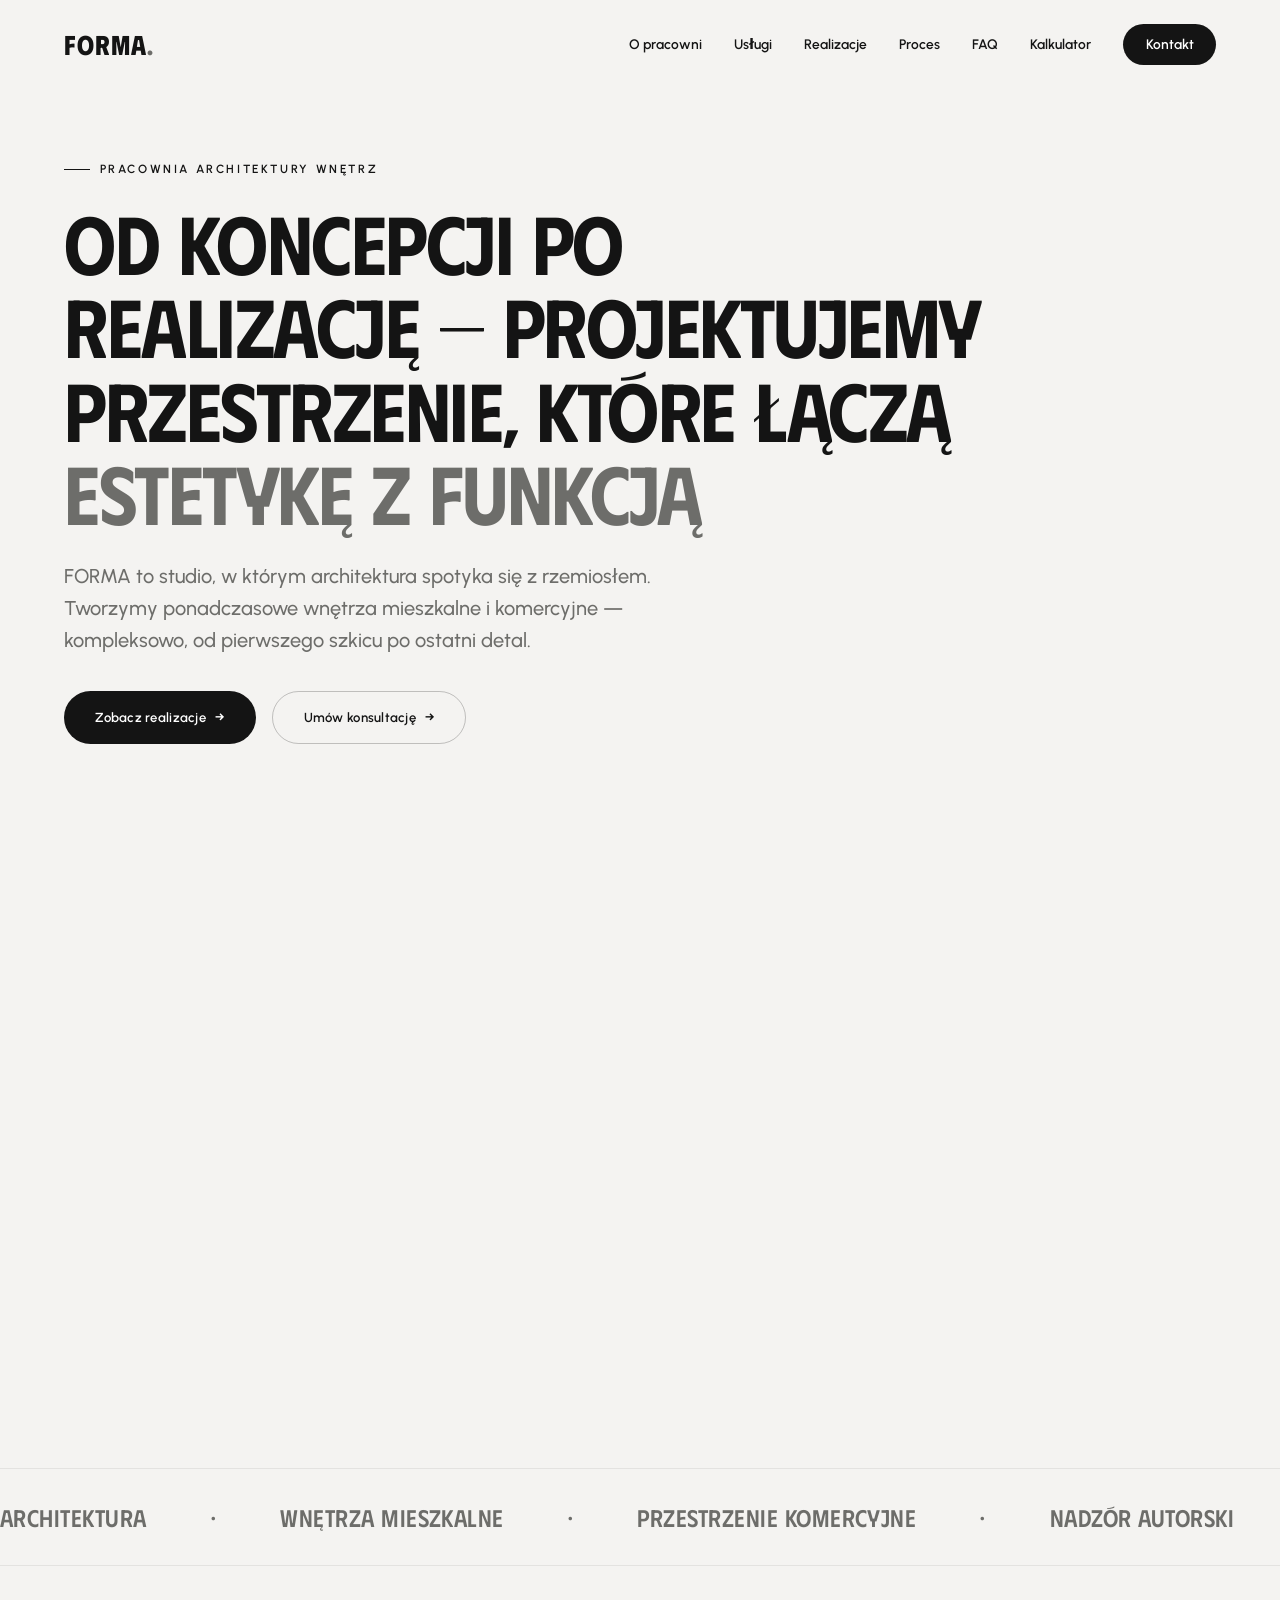
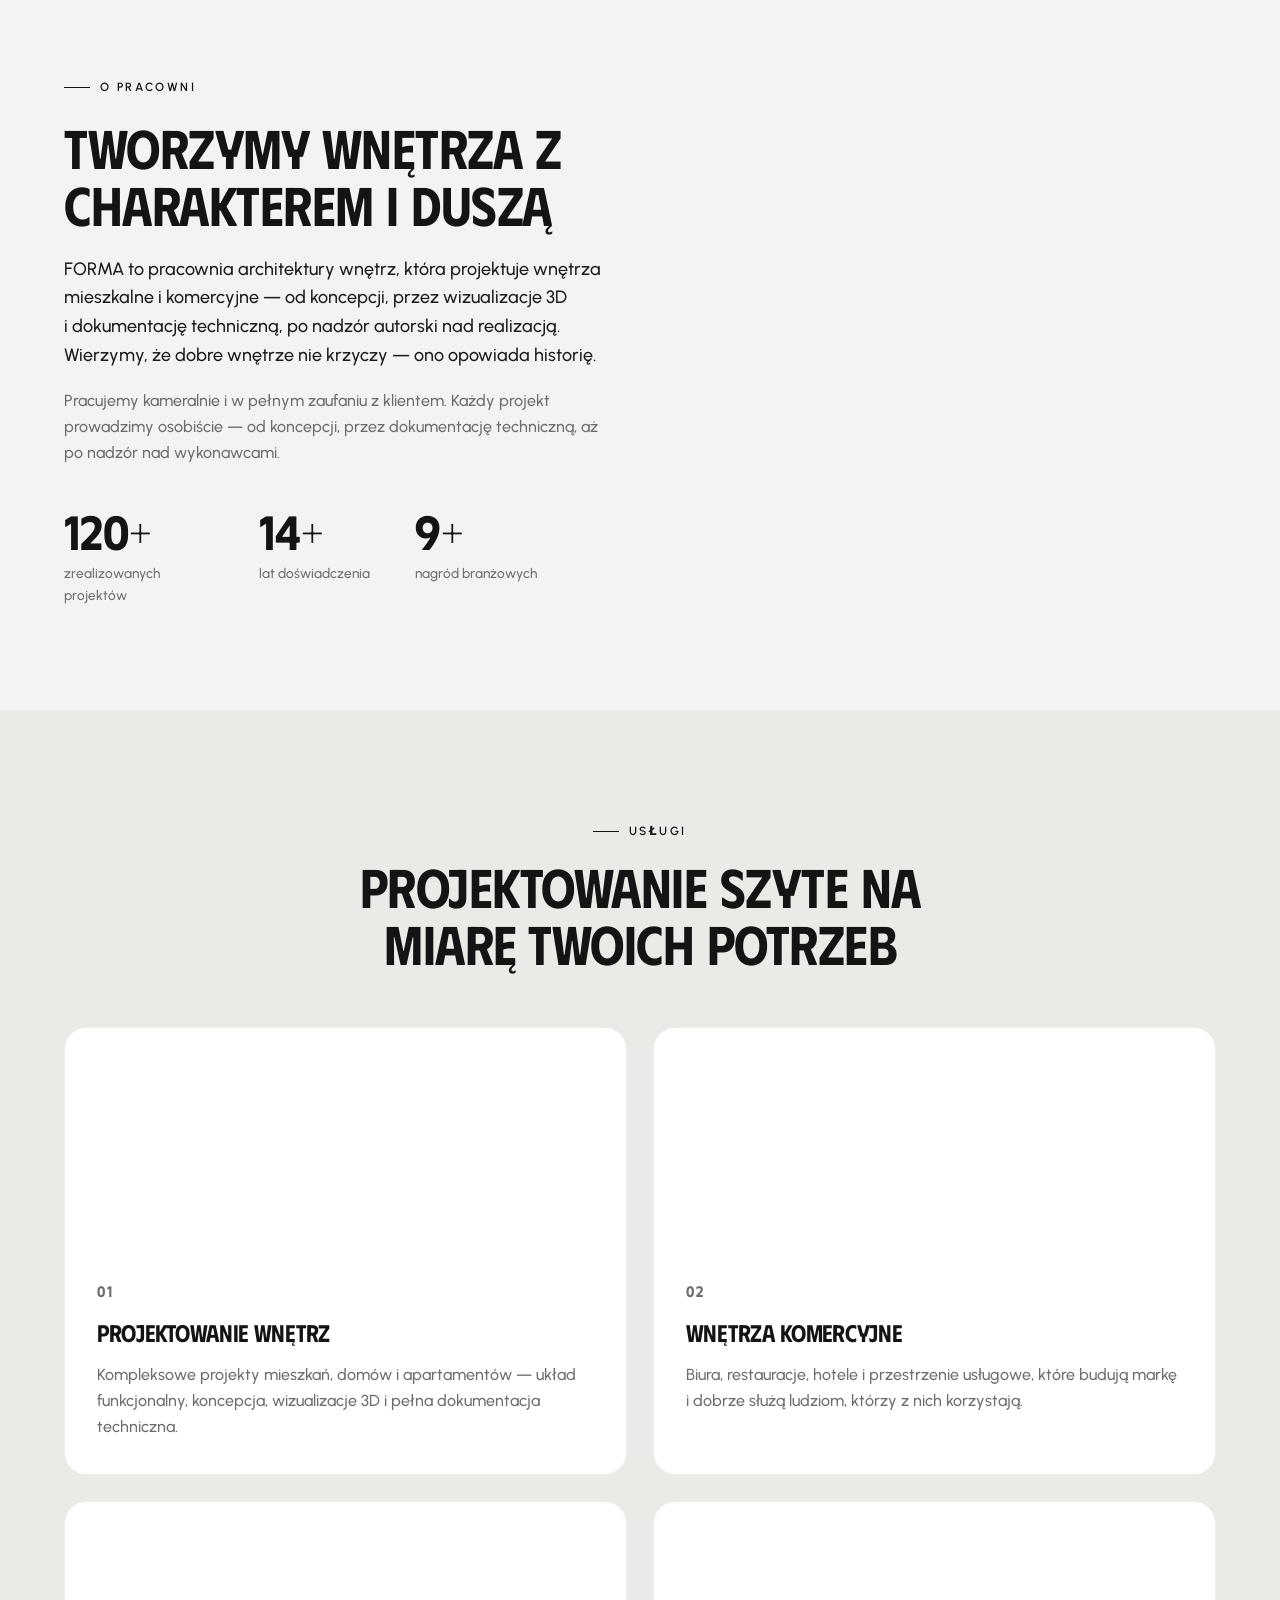
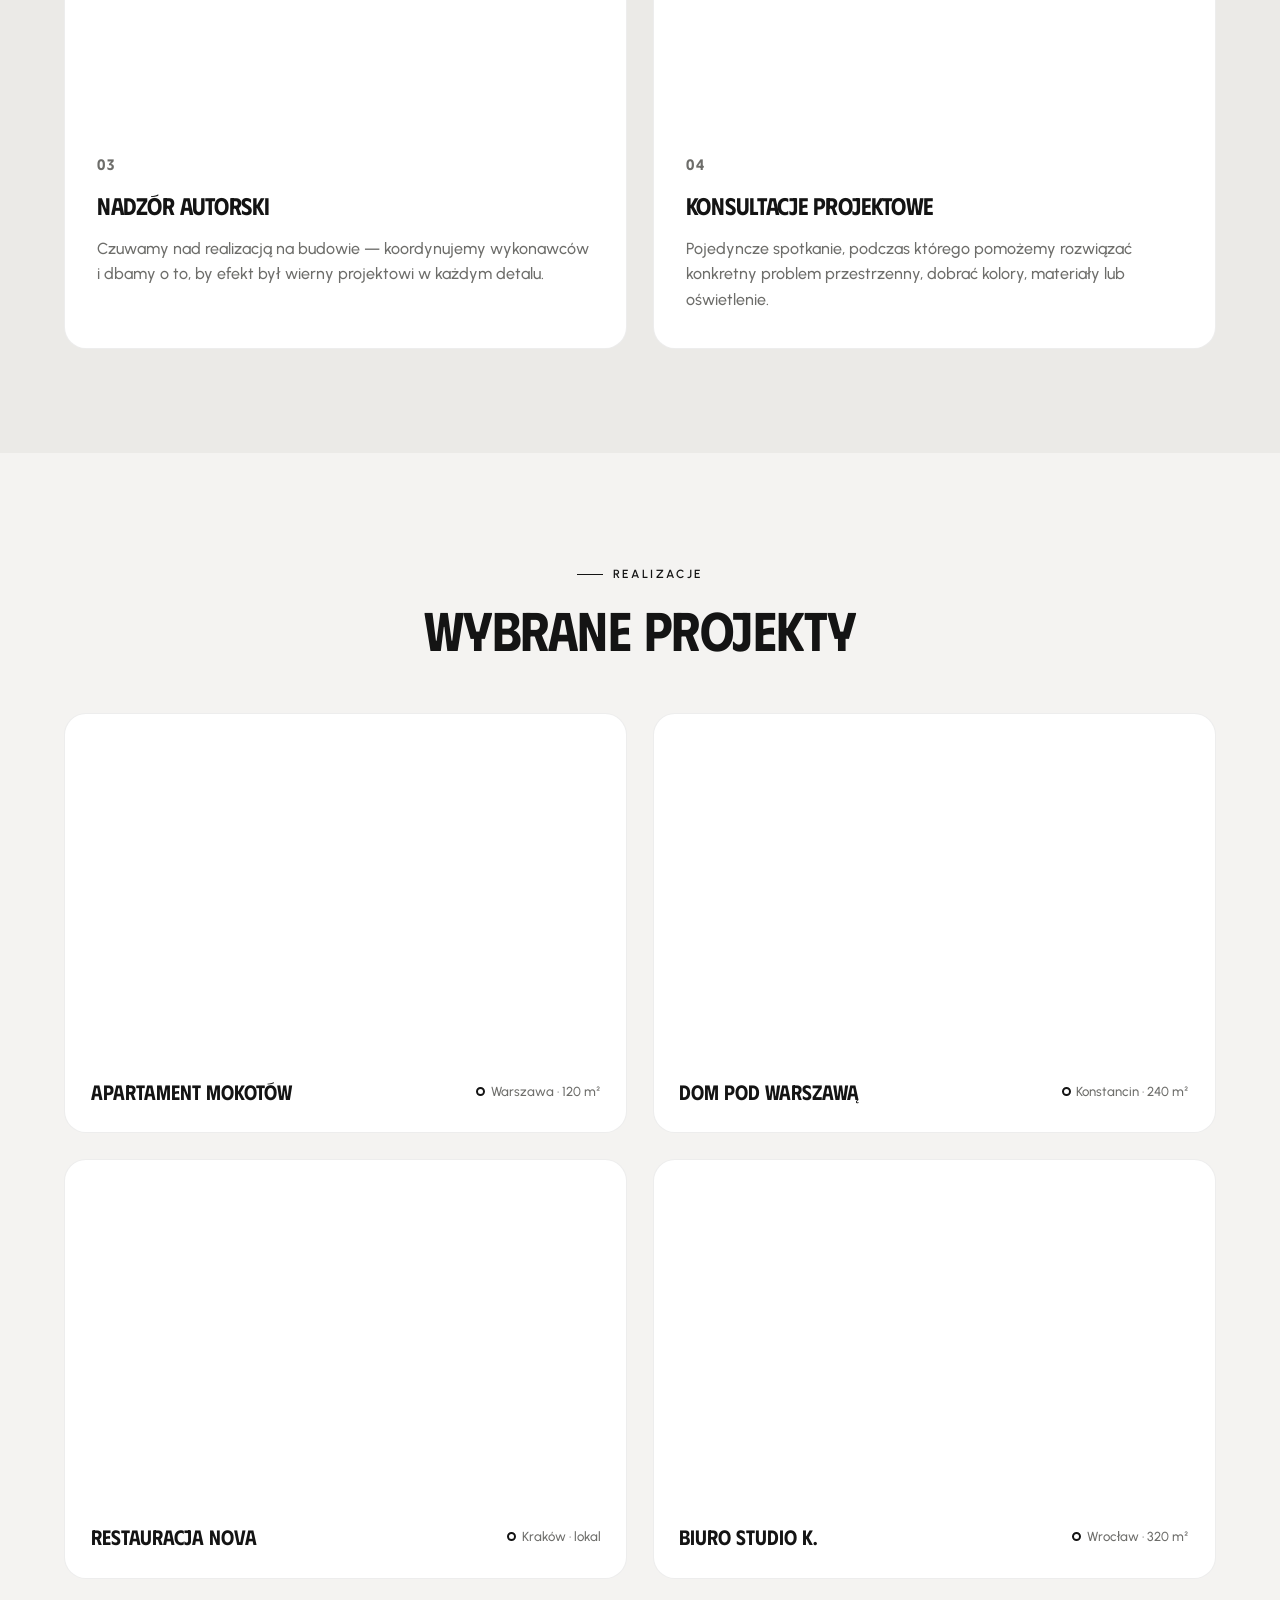
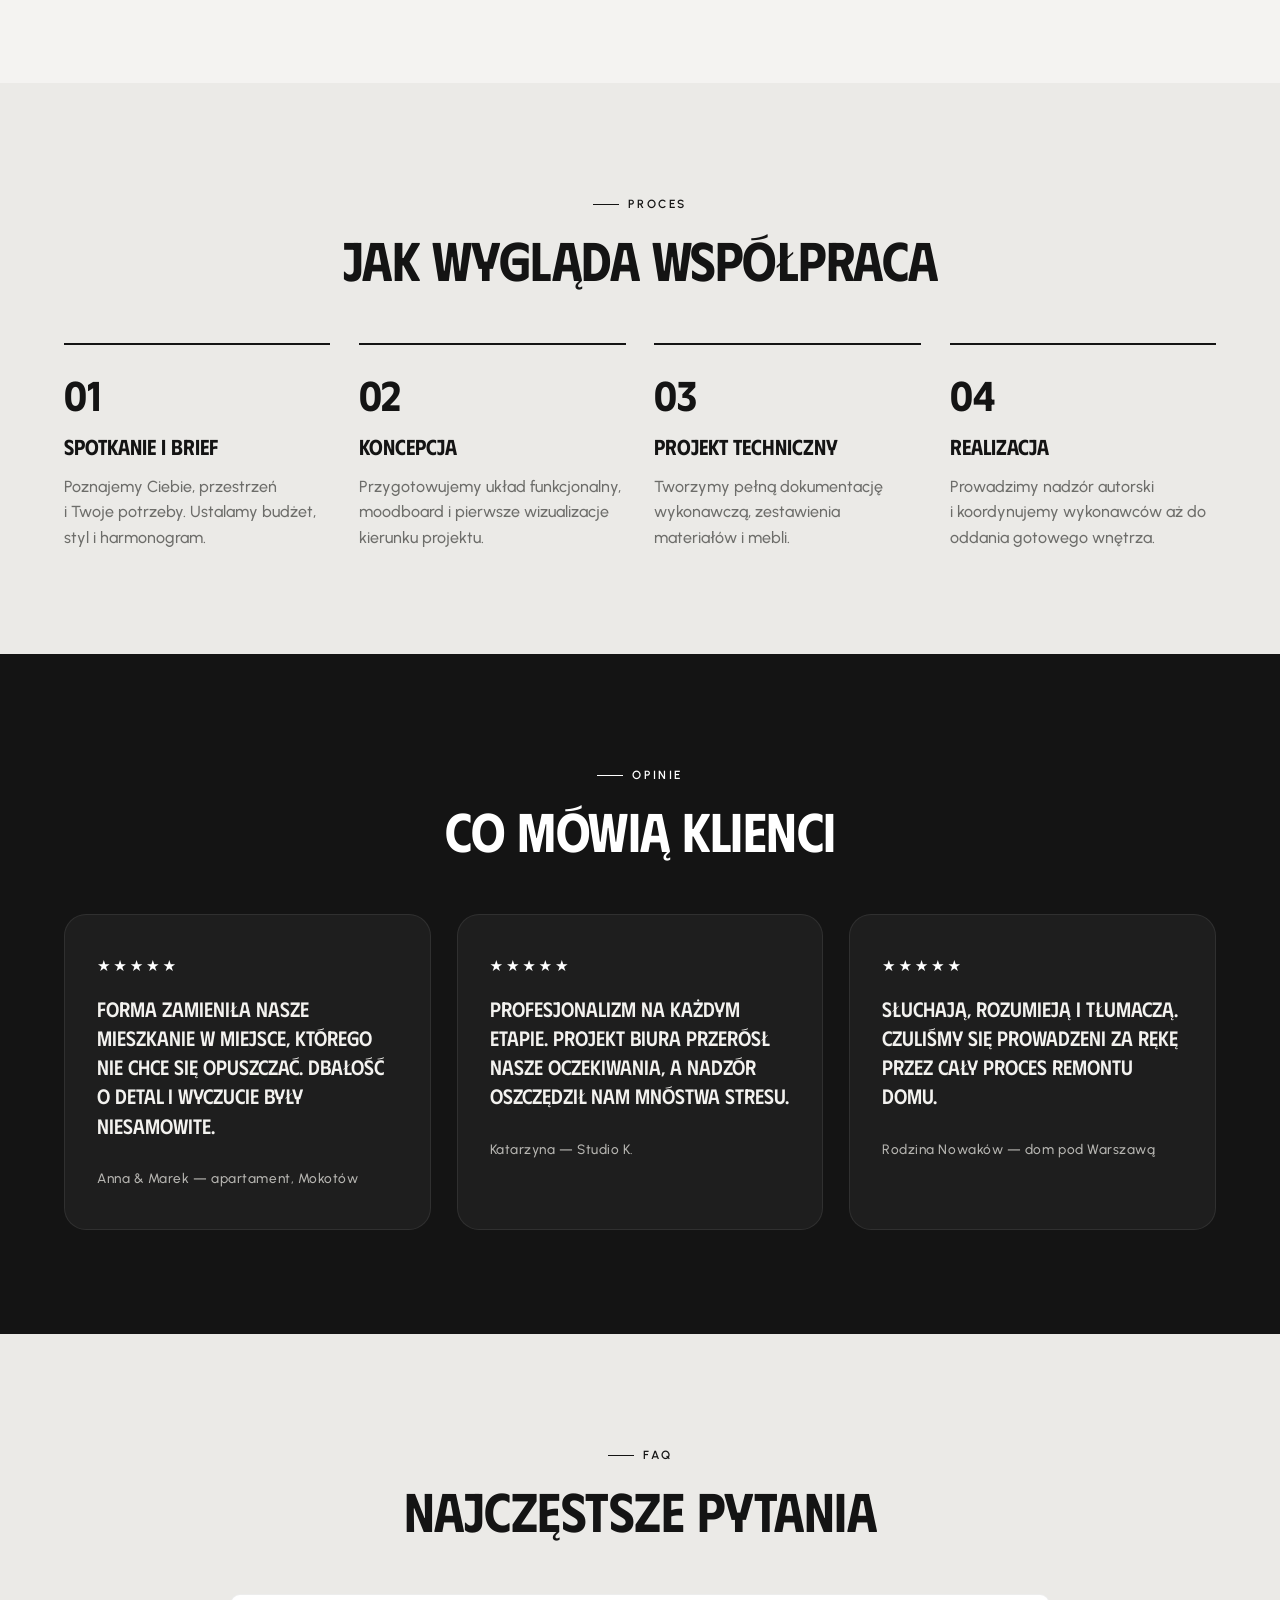
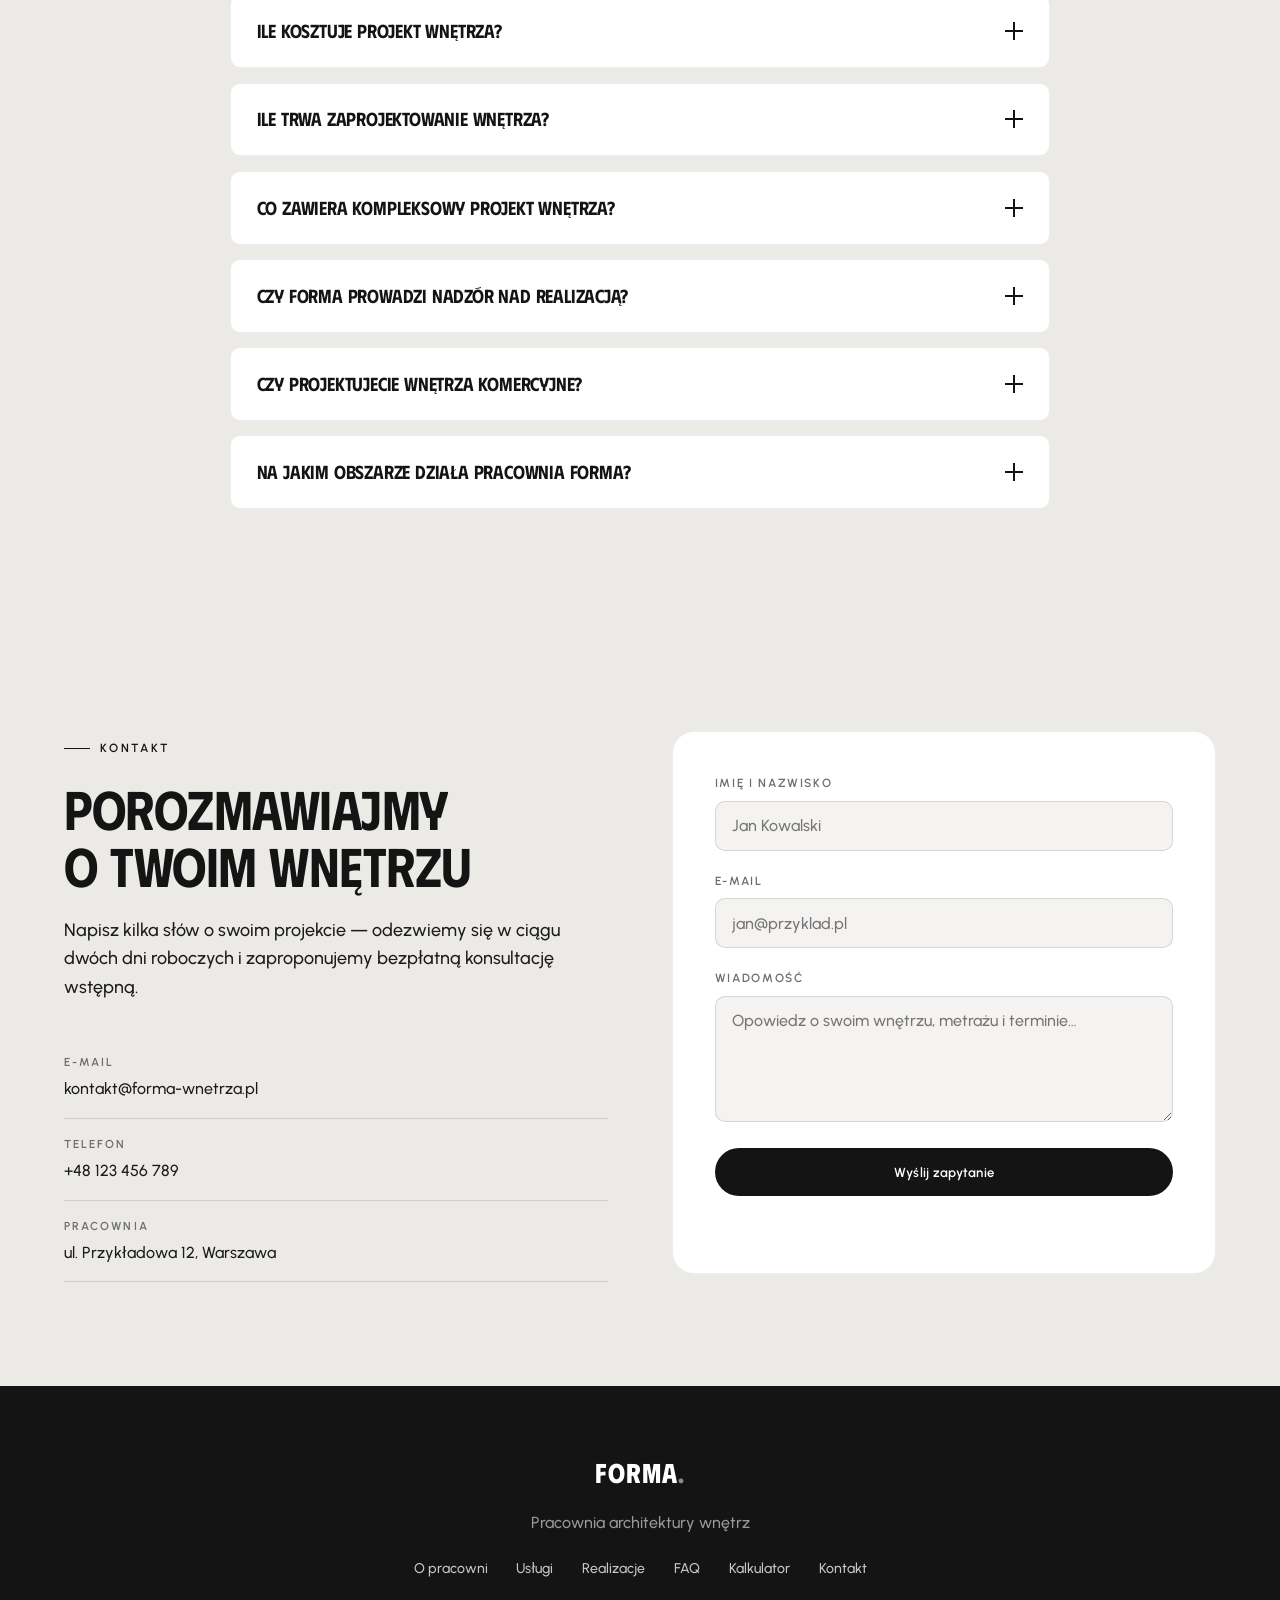
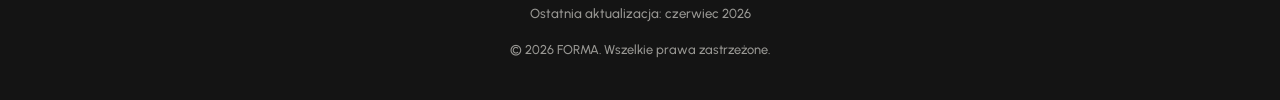
<file: index.html>
<!DOCTYPE html>
<html lang="pl">
<head>
  <meta charset="UTF-8" />
  <meta name="viewport" content="width=device-width, initial-scale=1.0" />
  <title>FORMA — Pracownia Architektury Wnętrz | Projektowanie wnętrz mieszkalnych i komercyjnych</title>
  <meta name="description" content="FORMA to pracownia architektury wnętrz, która projektuje wnętrza mieszkalne i komercyjne — od koncepcji, przez wizualizacje 3D i dokumentację, po nadzór autorski. Realizacje, proces współpracy, FAQ i kalkulator kosztów." />
  <meta name="author" content="FORMA — Pracownia Architektury Wnętrz" />
  <meta name="robots" content="index, follow, max-image-preview:large" />
  <link rel="canonical" href="https://abba17.github.io/strona-pracowni/" />
  <meta name="theme-color" content="#f4f3f1" />
  <link rel="icon" href="assets/favicon.svg" type="image/svg+xml" />

  <!-- Open Graph / social -->
  <meta property="og:type" content="website" />
  <meta property="og:locale" content="pl_PL" />
  <meta property="og:site_name" content="FORMA — Pracownia Architektury Wnętrz" />
  <meta property="og:title" content="FORMA — Pracownia Architektury Wnętrz" />
  <meta property="og:description" content="Projektujemy ponadczasowe wnętrza mieszkalne i komercyjne — od koncepcji po nadzór nad realizacją." />
  <meta property="og:url" content="https://abba17.github.io/strona-pracowni/" />
  <meta name="twitter:card" content="summary_large_image" />
  <meta name="twitter:title" content="FORMA — Pracownia Architektury Wnętrz" />
  <meta name="twitter:description" content="Projektujemy ponadczasowe wnętrza mieszkalne i komercyjne — od koncepcji po nadzór nad realizacją." />

  <!-- Czcionki -->
  <link rel="preconnect" href="https://fonts.googleapis.com" />
  <link rel="preconnect" href="https://fonts.gstatic.com" crossorigin />
  <link href="https://fonts.googleapis.com/css2?family=Phudu:wght@400;500;600;700&family=Urbanist:wght@300;400;500;600;700&display=swap" rel="stylesheet" />

  <link rel="stylesheet" href="styles.css" />

  <!-- ====== DANE STRUKTURALNE (JSON-LD) dla wyszukiwarek i AI ====== -->
  <script type="application/ld+json">
  {
    "@context": "https://schema.org",
    "@graph": [
      {
        "@type": ["ProfessionalService", "InteriorDesignService"],
        "@id": "https://abba17.github.io/strona-pracowni/#pracownia",
        "name": "FORMA — Pracownia Architektury Wnętrz",
        "description": "FORMA to pracownia architektury wnętrz, która projektuje ponadczasowe wnętrza mieszkalne i komercyjne — kompleksowo, od koncepcji, przez dokumentację techniczną i wizualizacje 3D, po nadzór autorski nad realizacją.",
        "url": "https://abba17.github.io/strona-pracowni/",
        "email": "kontakt@forma-wnetrza.pl",
        "telephone": "+48123456789",
        "priceRange": "$$",
        "image": "https://abba17.github.io/strona-pracowni/assets/favicon.svg",
        "address": {
          "@type": "PostalAddress",
          "streetAddress": "ul. Przykładowa 12",
          "addressLocality": "Warszawa",
          "addressCountry": "PL"
        },
        "areaServed": [
          { "@type": "City", "name": "Warszawa" },
          { "@type": "Country", "name": "Polska" }
        ],
        "knowsLanguage": "pl",
        "makesOffer": [
          { "@type": "Offer", "itemOffered": { "@type": "Service", "name": "Projektowanie wnętrz mieszkalnych" } },
          { "@type": "Offer", "itemOffered": { "@type": "Service", "name": "Projektowanie wnętrz komercyjnych" } },
          { "@type": "Offer", "itemOffered": { "@type": "Service", "name": "Nadzór autorski nad realizacją" } },
          { "@type": "Offer", "itemOffered": { "@type": "Service", "name": "Konsultacje projektowe" } }
        ],
        "aggregateRating": {
          "@type": "AggregateRating",
          "ratingValue": "5",
          "reviewCount": "3"
        },
        "review": [
          {
            "@type": "Review",
            "reviewRating": { "@type": "Rating", "ratingValue": "5", "bestRating": "5" },
            "author": { "@type": "Person", "name": "Anna i Marek" },
            "reviewBody": "FORMA zamieniła nasze mieszkanie w miejsce, którego nie chce się opuszczać. Dbałość o detal i wyczucie były niesamowite."
          },
          {
            "@type": "Review",
            "reviewRating": { "@type": "Rating", "ratingValue": "5", "bestRating": "5" },
            "author": { "@type": "Person", "name": "Katarzyna" },
            "reviewBody": "Profesjonalizm na każdym etapie. Projekt biura przerósł nasze oczekiwania, a nadzór oszczędził nam mnóstwa stresu."
          },
          {
            "@type": "Review",
            "reviewRating": { "@type": "Rating", "ratingValue": "5", "bestRating": "5" },
            "author": { "@type": "Person", "name": "Rodzina Nowaków" },
            "reviewBody": "Słuchają, rozumieją i tłumaczą. Czuliśmy się prowadzeni za rękę przez cały proces remontu domu."
          }
        ]
      },
      {
        "@type": "WebSite",
        "@id": "https://abba17.github.io/strona-pracowni/#strona",
        "url": "https://abba17.github.io/strona-pracowni/",
        "name": "FORMA — Pracownia Architektury Wnętrz",
        "inLanguage": "pl",
        "dateModified": "2026-06-25",
        "publisher": { "@id": "https://abba17.github.io/strona-pracowni/#pracownia" }
      },
      {
        "@type": "FAQPage",
        "@id": "https://abba17.github.io/strona-pracowni/#faq",
        "mainEntity": [
          {
            "@type": "Question",
            "name": "Ile kosztuje projekt wnętrza?",
            "acceptedAnswer": { "@type": "Answer", "text": "Koszt projektu wnętrza zależy od metrażu i zakresu prac. Orientacyjnie kompleksowy projekt to wydatek rzędu kilkudziesięciu do kilkuset złotych za metr kwadratowy. Wstępny, orientacyjny koszt wykończenia można policzyć w kalkulatorze na stronie, a dokładną wycenę projektu przygotowujemy po rozmowie o konkretnym wnętrzu." }
          },
          {
            "@type": "Question",
            "name": "Ile trwa zaprojektowanie wnętrza?",
            "acceptedAnswer": { "@type": "Answer", "text": "Zaprojektowanie wnętrza trwa zwykle od 4 do 10 tygodni, zależnie od metrażu i stopnia skomplikowania. Czas obejmuje koncepcję, wizualizacje 3D oraz pełną dokumentację techniczną." }
          },
          {
            "@type": "Question",
            "name": "Co zawiera kompleksowy projekt wnętrza?",
            "acceptedAnswer": { "@type": "Answer", "text": "Kompleksowy projekt wnętrza zawiera: układ funkcjonalny, koncepcję stylistyczną z moodboardem, wizualizacje 3D, pełną dokumentację techniczną (rysunki wykonawcze) oraz zestawienia materiałów i mebli potrzebne do realizacji." }
          },
          {
            "@type": "Question",
            "name": "Czy FORMA prowadzi nadzór nad realizacją?",
            "acceptedAnswer": { "@type": "Answer", "text": "Tak. W ramach nadzoru autorskiego koordynujemy wykonawców i czuwamy nad tym, by efekt na budowie był wierny projektowi w każdym detalu." }
          },
          {
            "@type": "Question",
            "name": "Czy projektujecie wnętrza komercyjne?",
            "acceptedAnswer": { "@type": "Answer", "text": "Tak. Projektujemy wnętrza komercyjne — biura, restauracje, hotele i przestrzenie usługowe, które budują markę i dobrze służą osobom, które z nich korzystają." }
          },
          {
            "@type": "Question",
            "name": "Na jakim obszarze działa pracownia FORMA?",
            "acceptedAnswer": { "@type": "Answer", "text": "Pracownia FORMA działa w Warszawie i okolicach, a projekty realizujemy także na terenie całej Polski." }
          }
        ]
      }
    ]
  }
  </script>
</head>
<body>

  <!-- ====== NAWIGACJA ====== -->
  <header class="nav" id="nav">
    <div class="container nav__inner">
      <a href="#hero" class="brand">FORMA<span>.</span></a>
      <nav class="nav__links" id="navLinks">
        <a href="#o-nas">O pracowni</a>
        <a href="#uslugi">Usługi</a>
        <a href="#realizacje">Realizacje</a>
        <a href="#proces">Proces</a>
        <a href="#faq">FAQ</a>
        <a href="kalkulator.html">Kalkulator</a>
        <a href="#kontakt" class="nav__cta">Kontakt</a>
      </nav>
      <button class="nav__burger" id="burger" aria-label="Menu" aria-expanded="false">
        <span></span><span></span><span></span>
      </button>
    </div>
  </header>

  <!-- ====== HERO ====== -->
  <section class="hero" id="hero">
    <div class="container">
      <div class="hero__inner">
        <p class="eyebrow reveal">Pracownia architektury wnętrz</p>
        <h1 class="hero__title reveal">Od koncepcji po realizację — projektujemy przestrzenie, które łączą <em>estetykę z funkcją</em></h1>
        <p class="hero__lead reveal">FORMA to studio, w którym architektura spotyka się z rzemiosłem. Tworzymy ponadczasowe wnętrza mieszkalne i komercyjne — kompleksowo, od pierwszego szkicu po ostatni detal.</p>
        <div class="hero__actions reveal">
          <a href="#realizacje" class="btn btn--gold">Zobacz realizacje</a>
          <a href="#kontakt" class="btn btn--ghost">Umów konsultację</a>
        </div>
      </div>
      <div class="hero__media reveal" aria-hidden="true"></div>
    </div>
  </section>

  <!-- ====== PASEK „ZAUFALI NAM" ====== -->
  <div class="marquee" aria-hidden="true">
    <div class="marquee__track">
      <span>Architektura</span><span>·</span><span>Wnętrza mieszkalne</span><span>·</span>
      <span>Przestrzenie komercyjne</span><span>·</span><span>Nadzór autorski</span><span>·</span>
      <span>Wizualizacje 3D</span><span>·</span>
      <span>Architektura</span><span>·</span><span>Wnętrza mieszkalne</span><span>·</span>
      <span>Przestrzenie komercyjne</span><span>·</span><span>Nadzór autorski</span><span>·</span>
      <span>Wizualizacje 3D</span><span>·</span>
    </div>
  </div>

  <!-- ====== O PRACOWNI ====== -->
  <section class="section" id="o-nas">
    <div class="container grid-2">
      <div class="reveal">
        <p class="eyebrow">O pracowni</p>
        <h2 class="section__title">Tworzymy wnętrza z charakterem i&nbsp;duszą</h2>
        <p class="lead">FORMA to pracownia architektury wnętrz, która projektuje wnętrza mieszkalne i&nbsp;komercyjne — od koncepcji, przez wizualizacje 3D i&nbsp;dokumentację techniczną, po nadzór autorski nad realizacją. Wierzymy, że dobre wnętrze nie krzyczy — ono opowiada historię.</p>
        <p>Pracujemy kameralnie i&nbsp;w&nbsp;pełnym zaufaniu z&nbsp;klientem. Każdy projekt prowadzimy osobiście — od koncepcji, przez dokumentację techniczną, aż po nadzór nad wykonawcami.</p>
        <div class="stats">
          <div class="stat"><span class="stat__num" data-count="120">0</span><span class="stat__label">zrealizowanych projektów</span></div>
          <div class="stat"><span class="stat__num" data-count="14">0</span><span class="stat__label">lat doświadczenia</span></div>
          <div class="stat"><span class="stat__num" data-count="9">0</span><span class="stat__label">nagród branżowych</span></div>
        </div>
      </div>
      <div class="about__img reveal" aria-hidden="true"></div>
    </div>
  </section>

  <!-- ====== USŁUGI ====== -->
  <section class="section section--alt" id="uslugi">
    <div class="container">
      <div class="section__head reveal">
        <p class="eyebrow">Usługi</p>
        <h2 class="section__title">Projektowanie szyte na miarę Twoich potrzeb</h2>
      </div>
      <div class="cards">
        <article class="card reveal">
          <div class="card__img" data-img="u1"></div>
          <div class="card__body">
            <div class="card__num">01</div>
            <h3>Projektowanie wnętrz</h3>
            <p>Kompleksowe projekty mieszkań, domów i&nbsp;apartamentów — układ funkcjonalny, koncepcja, wizualizacje 3D i&nbsp;pełna dokumentacja techniczna.</p>
          </div>
        </article>
        <article class="card reveal">
          <div class="card__img" data-img="u2"></div>
          <div class="card__body">
            <div class="card__num">02</div>
            <h3>Wnętrza komercyjne</h3>
            <p>Biura, restauracje, hotele i&nbsp;przestrzenie usługowe, które budują markę i&nbsp;dobrze służą ludziom, którzy z&nbsp;nich korzystają.</p>
          </div>
        </article>
        <article class="card reveal">
          <div class="card__img" data-img="u3"></div>
          <div class="card__body">
            <div class="card__num">03</div>
            <h3>Nadzór autorski</h3>
            <p>Czuwamy nad realizacją na budowie — koordynujemy wykonawców i&nbsp;dbamy o&nbsp;to, by efekt był wierny projektowi w&nbsp;każdym detalu.</p>
          </div>
        </article>
        <article class="card reveal">
          <div class="card__img" data-img="u4"></div>
          <div class="card__body">
            <div class="card__num">04</div>
            <h3>Konsultacje projektowe</h3>
            <p>Pojedyncze spotkanie, podczas którego pomożemy rozwiązać konkretny problem przestrzenny, dobrać kolory, materiały lub oświetlenie.</p>
          </div>
        </article>
      </div>
    </div>
  </section>

  <!-- ====== REALIZACJE ====== -->
  <section class="section" id="realizacje">
    <div class="container">
      <div class="section__head reveal">
        <p class="eyebrow">Realizacje</p>
        <h2 class="section__title">Wybrane projekty</h2>
      </div>
      <div class="gallery">
        <figure class="gallery__item reveal">
          <div class="gallery__img" data-img="1"></div>
          <figcaption><span>Apartament Mokotów</span><em>Warszawa · 120 m²</em></figcaption>
        </figure>
        <figure class="gallery__item reveal">
          <div class="gallery__img" data-img="2"></div>
          <figcaption><span>Dom pod Warszawą</span><em>Konstancin · 240 m²</em></figcaption>
        </figure>
        <figure class="gallery__item reveal">
          <div class="gallery__img" data-img="3"></div>
          <figcaption><span>Restauracja NOVA</span><em>Kraków · lokal</em></figcaption>
        </figure>
        <figure class="gallery__item reveal">
          <div class="gallery__img" data-img="4"></div>
          <figcaption><span>Biuro Studio K.</span><em>Wrocław · 320 m²</em></figcaption>
        </figure>
      </div>
    </div>
  </section>

  <!-- ====== PROCES ====== -->
  <section class="section section--alt" id="proces">
    <div class="container">
      <div class="section__head reveal">
        <p class="eyebrow">Proces</p>
        <h2 class="section__title">Jak wygląda współpraca</h2>
      </div>
      <ol class="steps">
        <li class="step reveal">
          <span class="step__num">01</span>
          <h3>Spotkanie i&nbsp;brief</h3>
          <p>Poznajemy Ciebie, przestrzeń i&nbsp;Twoje potrzeby. Ustalamy budżet, styl i&nbsp;harmonogram.</p>
        </li>
        <li class="step reveal">
          <span class="step__num">02</span>
          <h3>Koncepcja</h3>
          <p>Przygotowujemy układ funkcjonalny, moodboard i&nbsp;pierwsze wizualizacje kierunku projektu.</p>
        </li>
        <li class="step reveal">
          <span class="step__num">03</span>
          <h3>Projekt techniczny</h3>
          <p>Tworzymy pełną dokumentację wykonawczą, zestawienia materiałów i&nbsp;mebli.</p>
        </li>
        <li class="step reveal">
          <span class="step__num">04</span>
          <h3>Realizacja</h3>
          <p>Prowadzimy nadzór autorski i&nbsp;koordynujemy wykonawców aż do oddania gotowego wnętrza.</p>
        </li>
      </ol>
    </div>
  </section>

  <!-- ====== OPINIE (ciemna sekcja) ====== -->
  <section class="section section--dark" id="opinie">
    <div class="container">
      <div class="section__head reveal">
        <p class="eyebrow">Opinie</p>
        <h2 class="section__title">Co mówią klienci</h2>
      </div>
      <div class="quotes">
        <blockquote class="quote reveal">
          <div class="quote__stars">★★★★★</div>
          <p>FORMA zamieniła nasze mieszkanie w&nbsp;miejsce, którego nie chce się opuszczać. Dbałość o&nbsp;detal i&nbsp;wyczucie były niesamowite.</p>
          <cite>Anna &amp; Marek — apartament, Mokotów</cite>
        </blockquote>
        <blockquote class="quote reveal">
          <div class="quote__stars">★★★★★</div>
          <p>Profesjonalizm na każdym etapie. Projekt biura przerósł nasze oczekiwania, a&nbsp;nadzór oszczędził nam mnóstwa stresu.</p>
          <cite>Katarzyna — Studio K.</cite>
        </blockquote>
        <blockquote class="quote reveal">
          <div class="quote__stars">★★★★★</div>
          <p>Słuchają, rozumieją i&nbsp;tłumaczą. Czuliśmy się prowadzeni za rękę przez cały proces remontu domu.</p>
          <cite>Rodzina Nowaków — dom pod Warszawą</cite>
        </blockquote>
      </div>
    </div>
  </section>

  <!-- ====== FAQ ====== -->
  <section class="section section--alt" id="faq">
    <div class="container">
      <div class="section__head reveal">
        <p class="eyebrow">FAQ</p>
        <h2 class="section__title">Najczęstsze pytania</h2>
      </div>
      <div class="faq">
        <details class="faq__item reveal">
          <summary><h3>Ile kosztuje projekt wnętrza?</h3><span class="faq__icon" aria-hidden="true"></span></summary>
          <div class="faq__answer">
            <p>Koszt projektu wnętrza zależy od metrażu i&nbsp;zakresu prac. Orientacyjnie kompleksowy projekt to wydatek rzędu kilkudziesięciu do kilkuset złotych za metr kwadratowy. Wstępny koszt samego wykończenia policzysz w&nbsp;<a href="kalkulator.html">kalkulatorze</a>, a&nbsp;dokładną wycenę projektu przygotowujemy po rozmowie o&nbsp;konkretnym wnętrzu.</p>
          </div>
        </details>
        <details class="faq__item reveal">
          <summary><h3>Ile trwa zaprojektowanie wnętrza?</h3><span class="faq__icon" aria-hidden="true"></span></summary>
          <div class="faq__answer">
            <p>Zaprojektowanie wnętrza trwa zwykle od&nbsp;4 do&nbsp;10 tygodni, zależnie od&nbsp;metrażu i&nbsp;stopnia skomplikowania. Czas obejmuje koncepcję, wizualizacje 3D oraz pełną dokumentację techniczną.</p>
          </div>
        </details>
        <details class="faq__item reveal">
          <summary><h3>Co zawiera kompleksowy projekt wnętrza?</h3><span class="faq__icon" aria-hidden="true"></span></summary>
          <div class="faq__answer">
            <p>Kompleksowy projekt wnętrza zawiera:</p>
            <ul>
              <li>układ funkcjonalny pomieszczeń,</li>
              <li>koncepcję stylistyczną z&nbsp;moodboardem,</li>
              <li>wizualizacje 3D,</li>
              <li>pełną dokumentację techniczną (rysunki wykonawcze),</li>
              <li>zestawienia materiałów i&nbsp;mebli do realizacji.</li>
            </ul>
          </div>
        </details>
        <details class="faq__item reveal">
          <summary><h3>Czy FORMA prowadzi nadzór nad realizacją?</h3><span class="faq__icon" aria-hidden="true"></span></summary>
          <div class="faq__answer">
            <p>Tak. W&nbsp;ramach nadzoru autorskiego koordynujemy wykonawców i&nbsp;czuwamy nad tym, by efekt na&nbsp;budowie był wierny projektowi w&nbsp;każdym detalu.</p>
          </div>
        </details>
        <details class="faq__item reveal">
          <summary><h3>Czy projektujecie wnętrza komercyjne?</h3><span class="faq__icon" aria-hidden="true"></span></summary>
          <div class="faq__answer">
            <p>Tak. Projektujemy wnętrza komercyjne — biura, restauracje, hotele i&nbsp;przestrzenie usługowe, które budują markę i&nbsp;dobrze służą osobom, które z&nbsp;nich korzystają.</p>
          </div>
        </details>
        <details class="faq__item reveal">
          <summary><h3>Na jakim obszarze działa pracownia FORMA?</h3><span class="faq__icon" aria-hidden="true"></span></summary>
          <div class="faq__answer">
            <p>Pracownia FORMA działa w&nbsp;Warszawie i&nbsp;okolicach, a&nbsp;projekty realizujemy także na&nbsp;terenie całej Polski.</p>
          </div>
        </details>
      </div>
    </div>
  </section>

  <!-- ====== KONTAKT ====== -->
  <section class="section section--contact" id="kontakt">
    <div class="container grid-2 grid-2--contact">
      <div class="reveal">
        <p class="eyebrow">Kontakt</p>
        <h2 class="section__title">Porozmawiajmy o&nbsp;Twoim wnętrzu</h2>
        <p class="lead">Napisz kilka słów o&nbsp;swoim projekcie — odezwiemy się w&nbsp;ciągu dwóch dni roboczych i&nbsp;zaproponujemy bezpłatną konsultację wstępną.</p>
        <ul class="contact__info">
          <li><span>E-mail</span><a href="mailto:kontakt@forma-wnetrza.pl">kontakt@forma-wnetrza.pl</a></li>
          <li><span>Telefon</span><a href="tel:+48123456789">+48 123 456 789</a></li>
          <li><span>Pracownia</span>ul. Przykładowa 12, Warszawa</li>
        </ul>
      </div>
      <form class="form reveal" id="contactForm" novalidate>
        <div class="form__row">
          <label>Imię i nazwisko
            <input type="text" name="name" required placeholder="Jan Kowalski" />
          </label>
        </div>
        <div class="form__row">
          <label>E-mail
            <input type="email" name="email" required placeholder="jan@przyklad.pl" />
          </label>
        </div>
        <div class="form__row">
          <label>Wiadomość
            <textarea name="message" rows="5" required placeholder="Opowiedz o swoim wnętrzu, metrażu i terminie…"></textarea>
          </label>
        </div>
        <button type="submit" class="btn btn--gold btn--full btn--plain">Wyślij zapytanie</button>
        <p class="form__note" id="formNote" role="status"></p>
      </form>
    </div>
  </section>

  <!-- ====== STOPKA ====== -->
  <footer class="footer">
    <div class="container footer__inner">
      <a href="#hero" class="brand">FORMA<span>.</span></a>
      <p>Pracownia architektury wnętrz</p>
      <nav class="footer__links">
        <a href="#o-nas">O pracowni</a>
        <a href="#uslugi">Usługi</a>
        <a href="#realizacje">Realizacje</a>
        <a href="#faq">FAQ</a>
        <a href="kalkulator.html">Kalkulator</a>
        <a href="#kontakt">Kontakt</a>
      </nav>
      <p class="footer__updated">Ostatnia aktualizacja: <time datetime="2026-06-25">czerwiec 2026</time></p>
      <p class="footer__copy">© <span id="year">2026</span> FORMA. Wszelkie prawa zastrzeżone.</p>
    </div>
  </footer>

  <script src="script.js"></script>
</body>
</html>
</file>
<file: styles.css>
/* ============================================================
   FORMA — Pracownia Architektury Wnętrz
   Styl: jasny, minimalistyczny, architektoniczny
   (wzorowany na szablonie „Optik": tło #f7f7f7, czcionki Phudu + Urbanist,
    duża pogrubiona typografia, monochromia, przyciski-„pigułki").
   ============================================================ */

:root {
  --bg:        #f4f3f1;   /* tło strony (ciepła biel) */
  --bg-alt:    #ebeae7;   /* sekcje naprzemienne */
  --surface:   #ffffff;   /* karty, formularze */
  --dark:      #141414;   /* ciemne bloki / stopka */
  --ink:       #141414;   /* nagłówki i mocny tekst */
  --text:      #1b1b1b;   /* tekst podstawowy */
  --text-soft: #6d6d6a;   /* tekst drugorzędny */
  --line:      rgba(0, 0, 0, 0.12);
  --line-soft: rgba(0, 0, 0, 0.07);

  /* Akcent — w tym monochromatycznym motywie jest niemal czarny.
     Nazwa „--gold" zostaje dla zgodności z kalkulatorem.        */
  --gold:      #141414;
  --gold-soft: #2c2c2c;
  --on-accent: #ffffff;

  --radius:    10px;
  --radius-lg: 22px;
  --max:       1200px;

  /* „--serif" to teraz czcionka nagłówkowa Phudu (nazwa dla zgodności) */
  --serif: "Phudu", "Urbanist", sans-serif;
  --sans:  "Urbanist", system-ui, sans-serif;
}

* { margin: 0; padding: 0; box-sizing: border-box; }

html { scroll-behavior: smooth; }

body {
  background: var(--bg);
  color: var(--text);
  font-family: var(--sans);
  font-weight: 500;
  line-height: 1.6;
  -webkit-font-smoothing: antialiased;
  overflow-x: hidden;
}

img { max-width: 100%; display: block; }
a { color: inherit; text-decoration: none; }

.container { width: 90%; max-width: var(--max); margin: 0 auto; }

/* ---------- Typografia ---------- */
.eyebrow {
  display: inline-flex; align-items: center; gap: 0.6rem;
  font-size: 0.74rem;
  letter-spacing: 0.22em;
  text-transform: uppercase;
  color: var(--ink);
  font-weight: 600;
  margin-bottom: 1.3rem;
}
.eyebrow::before {
  content: ""; width: 26px; height: 1px; background: var(--ink); display: inline-block;
}
.section__head .eyebrow { margin: 0 auto 1rem; }

.section__title {
  font-family: var(--serif);
  font-weight: 600;
  font-size: clamp(2rem, 4.6vw, 3.4rem);
  line-height: 1.05;
  letter-spacing: -0.5px;
  color: var(--ink);
  margin-bottom: 1.4rem;
}

.lead {
  font-size: 1.12rem;
  color: var(--text);
  margin-bottom: 1.2rem;
  font-weight: 500;
}

p { color: var(--text-soft); }

/* ---------- Przyciski („pigułki") ---------- */
.btn {
  display: inline-flex; align-items: center; gap: 0.55rem;
  padding: 0.95rem 1.9rem;
  font-family: var(--sans);
  font-size: 0.82rem;
  letter-spacing: 0.02em;
  font-weight: 600;
  border: 1px solid transparent;
  border-radius: 999px;
  cursor: pointer;
  transition: transform 0.3s ease, background 0.3s ease, color 0.3s ease, border-color 0.3s ease;
}
.btn::after { content: "→"; font-size: 1.05em; line-height: 1; transition: transform 0.3s ease; }
.btn:hover::after { transform: translateX(4px); }
.btn--gold { background: var(--ink); color: var(--on-accent); }
.btn--gold:hover { background: var(--gold-soft); transform: translateY(-2px); }
.btn--ghost { border-color: rgba(0,0,0,0.22); color: var(--ink); background: transparent; }
.btn--ghost:hover { background: var(--ink); color: var(--on-accent); border-color: var(--ink); }
.btn--full { width: 100%; justify-content: center; }
.btn--sm { padding: 0.8rem 1.5rem; font-size: 0.78rem; }
/* przyciski bez strzałki (np. w kalkulatorze/modalu) */
.btn--plain::after, .room-add::after { content: none; }

/* ---------- Nawigacja ---------- */
.nav {
  position: fixed; top: 0; left: 0; right: 0; z-index: 100;
  padding: 1.4rem 0;
  transition: padding 0.4s ease, background 0.4s ease, box-shadow 0.4s ease;
}
.nav.scrolled {
  padding: 0.8rem 0;
  background: rgba(244, 243, 241, 0.88);
  backdrop-filter: blur(12px);
  box-shadow: 0 1px 0 var(--line-soft);
}
.nav__inner { display: flex; align-items: center; justify-content: space-between; }
.brand {
  font-family: var(--serif);
  font-size: 1.7rem;
  font-weight: 700;
  letter-spacing: 0.04em;
  color: var(--ink);
  text-transform: uppercase;
}
.brand span { color: var(--text-soft); }
.nav__links { display: flex; align-items: center; gap: 2rem; }
.nav__links a {
  font-size: 0.86rem;
  font-weight: 600;
  color: var(--ink);
  transition: color 0.3s;
}
.nav__links a:hover { color: var(--text-soft); }
.nav__cta {
  background: var(--ink); color: var(--on-accent) !important;
  padding: 0.6rem 1.4rem; border-radius: 999px;
  transition: background 0.3s;
}
.nav__cta:hover { background: var(--gold-soft); }

.nav__burger { display: none; flex-direction: column; gap: 5px; background: none; border: none; cursor: pointer; }
.nav__burger span { width: 26px; height: 2px; background: var(--ink); transition: 0.3s; }
.nav__burger.open span:nth-child(1) { transform: translateY(7px) rotate(45deg); }
.nav__burger.open span:nth-child(2) { opacity: 0; }
.nav__burger.open span:nth-child(3) { transform: translateY(-7px) rotate(-45deg); }

/* ---------- Hero ---------- */
.hero { padding: 9.5rem 0 3rem; }
.hero__inner { max-width: 920px; }
.hero__title {
  font-family: var(--serif);
  font-weight: 600;
  font-size: clamp(2.6rem, 6.4vw, 5.2rem);
  line-height: 1.02;
  letter-spacing: -1.5px;
  color: var(--ink);
  margin-bottom: 1.6rem;
}
.hero__title em { font-style: normal; color: var(--text-soft); }
.hero__lead { font-size: 1.25rem; color: var(--text-soft); max-width: 620px; margin-bottom: 2.2rem; }
.hero__actions { display: flex; gap: 1rem; flex-wrap: wrap; }
.hero__media {
  margin-top: 3.5rem;
  height: clamp(320px, 52vw, 620px);
  border-radius: var(--radius-lg);
  overflow: hidden;
  background:
    url("https://images.unsplash.com/photo-1618220179428-22790b461013?auto=format&fit=crop&w=1920&q=80") center 60%/cover no-repeat;
}

/* ---------- Pasek „zaufali nam" (marquee) ---------- */
.marquee {
  border-top: 1px solid var(--line-soft);
  border-bottom: 1px solid var(--line-soft);
  padding: 1.8rem 0; overflow: hidden;
}
.marquee__track {
  display: flex; gap: 4rem; width: max-content;
  animation: marquee 28s linear infinite;
}
.marquee__track span {
  font-family: var(--serif); font-weight: 500; font-size: 1.5rem;
  color: var(--text-soft); white-space: nowrap; letter-spacing: 0.02em;
}
@keyframes marquee { to { transform: translateX(-50%); } }

/* ---------- Sekcje ---------- */
.section { padding: 6.5rem 0; }
.section--alt { background: var(--bg-alt); }
.section__head { max-width: 680px; margin: 0 auto 3.5rem; text-align: center; }
.section--dark { background: var(--dark); color: #f0efec; }
.section--dark .section__title, .section--dark .eyebrow { color: #fff; }
.section--dark .eyebrow::before { background: #fff; }

.grid-2 { display: grid; grid-template-columns: 1fr 1fr; gap: 4rem; align-items: center; }

/* ---------- O nas ---------- */
.about__img {
  min-height: 480px; border-radius: var(--radius-lg);
  background: url("https://images.unsplash.com/photo-1616486338812-3dadae4b4ace?auto=format&fit=crop&w=1000&q=80") center/cover no-repeat;
}
.stats { display: flex; gap: 2.8rem; margin-top: 2.6rem; flex-wrap: wrap; }
.stat { display: flex; flex-direction: column; }
.stat__num { font-family: var(--serif); font-weight: 600; font-size: 3rem; color: var(--ink); line-height: 1; }
.stat__label { font-size: 0.85rem; color: var(--text-soft); margin-top: 0.5rem; max-width: 150px; }

/* ---------- Karty usług ---------- */
.cards { display: grid; grid-template-columns: repeat(2, 1fr); gap: 1.6rem; }
.card {
  background: var(--surface);
  border: 1px solid var(--line-soft);
  border-radius: var(--radius-lg);
  overflow: hidden;
  transition: transform 0.4s ease, box-shadow 0.4s ease;
}
.card:hover { transform: translateY(-6px); box-shadow: 0 20px 50px rgba(0,0,0,0.10); }
.card__img { height: 220px; background-size: cover; background-position: center; }
.card__body { padding: 1.9rem 2rem 2.2rem; }
.card__num { font-family: var(--serif); font-size: 0.95rem; font-weight: 600; color: var(--text-soft); margin-bottom: 0.6rem; letter-spacing: 0.12em; }
.card h3 { font-family: var(--serif); font-size: 1.5rem; font-weight: 600; margin-bottom: 0.7rem; color: var(--ink); letter-spacing: -0.3px; }
.card__img[data-img="u1"] { background-image: url("https://images.unsplash.com/photo-1600607687939-ce8a6c25118c?auto=format&fit=crop&w=900&q=80"); }
.card__img[data-img="u2"] { background-image: url("https://images.unsplash.com/photo-1616486338812-3dadae4b4ace?auto=format&fit=crop&w=900&q=80"); }
.card__img[data-img="u3"] { background-image: url("https://images.unsplash.com/photo-1616594039964-ae9021a400a0?auto=format&fit=crop&w=900&q=80"); }
.card__img[data-img="u4"] { background-image: url("https://images.unsplash.com/photo-1600210492486-724fe5c67fb0?auto=format&fit=crop&w=900&q=80"); }

/* ---------- Galeria / Realizacje ---------- */
.gallery { display: grid; grid-template-columns: repeat(2, 1fr); gap: 1.6rem; }
.gallery__item { border-radius: var(--radius-lg); overflow: hidden; background: var(--surface); border: 1px solid var(--line-soft); }
.gallery__img {
  height: 340px; background-size: cover; background-position: center;
  transition: transform 0.7s ease;
}
.gallery__item:hover .gallery__img { transform: scale(1.05); }
.gallery__img[data-img="1"] { background-image: url("https://images.unsplash.com/photo-1616594039964-ae9021a400a0?auto=format&fit=crop&w=1100&q=80"); }
.gallery__img[data-img="2"] { background-image: url("https://images.unsplash.com/photo-1600210492486-724fe5c67fb0?auto=format&fit=crop&w=1100&q=80"); }
.gallery__img[data-img="3"] { background-image: url("https://images.unsplash.com/photo-1517248135467-4c7edcad34c4?auto=format&fit=crop&w=1100&q=80"); }
.gallery__img[data-img="4"] { background-image: url("https://images.unsplash.com/photo-1497366754035-f200968a6e72?auto=format&fit=crop&w=1100&q=80"); }
.gallery__item figcaption {
  display: flex; align-items: center; justify-content: space-between; gap: 1rem;
  padding: 1.3rem 1.6rem 1.5rem;
}
.gallery__item figcaption span { font-family: var(--serif); font-size: 1.3rem; font-weight: 600; color: var(--ink); }
.gallery__item figcaption em {
  font-style: normal; font-size: 0.82rem; color: var(--text-soft);
  display: inline-flex; align-items: center; gap: 0.35rem; white-space: nowrap;
}
.gallery__item figcaption em::before {
  content: ""; width: 9px; height: 9px; border-radius: 50%;
  border: 2px solid var(--ink); box-sizing: border-box;
}

/* ---------- Proces ---------- */
.steps { list-style: none; display: grid; grid-template-columns: repeat(4, 1fr); gap: 1.8rem; }
.step { padding-top: 1.8rem; border-top: 2px solid var(--ink); }
.step__num {
  font-family: var(--serif); font-size: 2.6rem; font-weight: 600; color: var(--ink);
  display: block; margin-bottom: 0.9rem; line-height: 1;
}
.step h3 { font-family: var(--serif); font-size: 1.35rem; font-weight: 600; margin-bottom: 0.6rem; color: var(--ink); }

/* ---------- Opinie (na ciemnym tle) ---------- */
.quotes { display: grid; grid-template-columns: repeat(3, 1fr); gap: 1.6rem; }
.quote {
  background: #1e1e1e; border: 1px solid rgba(255,255,255,0.08);
  border-radius: var(--radius-lg); padding: 2.4rem 2rem;
}
.quote__stars { color: #fff; letter-spacing: 0.18em; font-size: 0.95rem; margin-bottom: 1rem; }
.quote p { font-family: var(--serif); font-size: 1.3rem; font-weight: 500; color: #f3f2ef; line-height: 1.4; margin-bottom: 1.6rem; }
.quote cite { font-size: 0.85rem; color: #b6b5b1; font-style: normal; letter-spacing: 0.04em; }

/* ---------- Kontakt ---------- */
.section--contact { background: var(--bg-alt); }
.grid-2--contact { align-items: start; }
.contact__info { list-style: none; margin-top: 2.2rem; }
.contact__info li { padding: 1rem 0; border-bottom: 1px solid var(--line); display: flex; flex-direction: column; }
.contact__info span { font-size: 0.72rem; letter-spacing: 0.18em; text-transform: uppercase; color: var(--text-soft); margin-bottom: 0.3rem; font-weight: 600; }
.contact__info a:hover { color: var(--text-soft); }

.form { background: var(--surface); border: 1px solid var(--line-soft); border-radius: var(--radius-lg); padding: 2.6rem; }
.form__row { margin-bottom: 1.3rem; }
.form label { display: block; font-size: 0.74rem; letter-spacing: 0.14em; text-transform: uppercase; color: var(--text-soft); font-weight: 600; }
.form input, .form textarea {
  width: 100%; margin-top: 0.5rem;
  background: var(--bg); border: 1px solid var(--line); border-radius: var(--radius);
  padding: 0.9rem 1rem; color: var(--text); font-family: var(--sans); font-size: 1rem; font-weight: 500;
  transition: border-color 0.3s;
}
.form input:focus, .form textarea:focus { outline: none; border-color: var(--ink); }
.form textarea { resize: vertical; }
.form__note { margin-top: 1rem; font-size: 0.9rem; min-height: 1.2rem; }
.form__note.ok { color: var(--ink); }
.form__note.err { color: #c0392b; }

/* ---------- Stopka (ciemna) ---------- */
.footer { background: var(--dark); color: #c9c8c4; padding: 4rem 0 2.5rem; }
.footer__inner { display: flex; flex-direction: column; align-items: center; gap: 1rem; text-align: center; }
.footer .brand { color: #fff; }
.footer .brand span { color: #8a8a86; }
.footer__inner > p { color: #9a9995; }
.footer__links { display: flex; gap: 1.8rem; flex-wrap: wrap; justify-content: center; margin: 0.4rem 0; }
.footer__links a { font-size: 0.88rem; color: #c9c8c4; font-weight: 500; }
.footer__links a:hover { color: #fff; }
.footer__updated { font-size: 0.82rem; color: #9a9995; }
.footer__copy { font-size: 0.8rem; color: #7d7d79; }

/* ---------- FAQ ---------- */
.faq { max-width: 820px; margin: 0 auto; }
.faq__item {
  background: var(--surface); border: 1px solid var(--line-soft);
  border-radius: var(--radius); margin-bottom: 0.9rem; overflow: hidden;
}
.faq__item summary {
  list-style: none; cursor: pointer;
  display: flex; align-items: center; justify-content: space-between; gap: 1rem;
  padding: 1.3rem 1.6rem;
}
.faq__item summary::-webkit-details-marker { display: none; }
.faq__item summary h3 {
  font-family: var(--serif); font-weight: 600; font-size: 1.18rem;
  color: var(--ink); letter-spacing: -0.2px; margin: 0;
}
.faq__icon { position: relative; flex: 0 0 18px; width: 18px; height: 18px; }
.faq__icon::before, .faq__icon::after {
  content: ""; position: absolute; background: var(--ink);
  transition: transform 0.3s ease, opacity 0.3s ease;
}
.faq__icon::before { top: 8px; left: 0; width: 18px; height: 2px; }
.faq__icon::after { left: 8px; top: 0; width: 2px; height: 18px; }
.faq__item[open] .faq__icon::after { transform: rotate(90deg); opacity: 0; }
.faq__answer { padding: 0 1.6rem 1.5rem; }
.faq__answer p { color: var(--text-soft); }
.faq__answer ul { color: var(--text-soft); margin: 0.4rem 0 0 1.1rem; }
.faq__answer li { margin-bottom: 0.3rem; }
.faq__answer a { color: var(--ink); text-decoration: underline; text-underline-offset: 3px; }

/* ---------- Animacje pojawiania ---------- */
.reveal { opacity: 0; transform: translateY(28px); transition: opacity 0.8s ease, transform 0.8s ease; }
.reveal.visible { opacity: 1; transform: none; }

/* ---------- RWD ---------- */
@media (max-width: 880px) {
  .nav__links {
    position: fixed; inset: 0 0 0 auto; width: min(80%, 330px);
    flex-direction: column; justify-content: center; gap: 2rem;
    background: var(--surface); box-shadow: -10px 0 40px rgba(0,0,0,0.12);
    transform: translateX(100%); transition: transform 0.4s ease; padding: 2rem;
  }
  .nav__links.open { transform: translateX(0); }
  .nav__burger { display: flex; z-index: 110; }
  .grid-2 { grid-template-columns: 1fr; gap: 2.5rem; }
  .about__img { min-height: 320px; order: -1; }
  .cards, .quotes, .gallery { grid-template-columns: 1fr; }
  .steps { grid-template-columns: 1fr 1fr; }
}
@media (max-width: 540px) {
  .section { padding: 4.5rem 0; }
  .steps { grid-template-columns: 1fr; }
  .hero__actions { flex-direction: column; align-items: stretch; }
  .btn { justify-content: center; }
}

/* ============================================================
   KALKULATOR KOSZTÓW WYKOŃCZENIA (strona kalkulator.html)
   Korzysta z tych samych zmiennych kolorów/czcionek co reszta.
   ============================================================ */
.calc-page { padding-top: 9rem; padding-bottom: 5rem; }
.calc-intro { text-align: center; max-width: 680px; margin: 0 auto 3.2rem; }
.calc-layout { display: grid; grid-template-columns: 1fr 380px; gap: 2.5rem; align-items: start; }
.calc-form { display: flex; flex-direction: column; gap: 1.8rem; }

.calc-step { background: var(--surface); border: 1px solid var(--line-soft); border-radius: var(--radius-lg); padding: 2rem; }
.calc-step__head { display: flex; align-items: baseline; gap: 0.9rem; margin-bottom: 0.4rem; }
.calc-step__num { font-family: var(--serif); font-size: 1.5rem; font-weight: 600; color: var(--ink); }
.calc-step__title { font-family: var(--serif); font-size: 1.5rem; font-weight: 600; color: var(--ink); }
.calc-step__hint { font-size: 0.9rem; color: var(--text-soft); margin: 0 0 1.3rem; }

/* --- Pomieszczenia --- */
.room-row { display: grid; grid-template-columns: 1fr 120px 42px; gap: 0.8rem; margin-bottom: 0.8rem; align-items: center; }
.room-row select, .room-row input, .calc-select {
  width: 100%; background: var(--bg); border: 1px solid var(--line); border-radius: var(--radius);
  padding: 0.75rem 0.8rem; color: var(--text); font-family: var(--sans); font-size: 0.95rem; font-weight: 500;
}
.room-row select:focus, .room-row input:focus, .calc-select:focus { outline: none; border-color: var(--ink); }
.room-remove { background: none; border: 1px solid var(--line); color: var(--text-soft); border-radius: var(--radius); height: 42px; cursor: pointer; font-size: 1.2rem; line-height: 1; transition: 0.3s; }
.room-remove:hover { border-color: #c0392b; color: #c0392b; }
.room-add { margin-top: 0.4rem; background: none; border: 1px dashed var(--line); color: var(--ink); padding: 0.7rem 1.2rem; border-radius: 999px; cursor: pointer; font-size: 0.82rem; font-weight: 600; letter-spacing: 0.04em; transition: 0.3s; }
.room-add:hover { border-color: var(--ink); background: var(--ink); color: var(--on-accent); }
.room-meta { margin-top: 1.1rem; padding-top: 1.1rem; border-top: 1px solid var(--line); font-size: 0.92rem; color: var(--text-soft); display: flex; gap: 1.8rem; flex-wrap: wrap; }
.room-meta strong { color: var(--ink); font-weight: 600; }

/* --- Standard wykończenia --- */
.std-grid { display: grid; grid-template-columns: repeat(3, 1fr); gap: 0.9rem; }
.std-card { position: relative; border: 1px solid var(--line); border-radius: var(--radius); padding: 1.3rem 1.1rem; cursor: pointer; transition: 0.3s; }
.std-card:hover { border-color: var(--ink); }
.std-card input { position: absolute; opacity: 0; pointer-events: none; }
.std-card.is-active { border-color: var(--ink); background: rgba(0,0,0,0.04); }
.std-card__name { font-family: var(--serif); font-size: 1.25rem; font-weight: 600; color: var(--ink); margin-bottom: 0.35rem; }
.std-card__desc { font-size: 0.8rem; color: var(--text-soft); line-height: 1.5; }

/* --- Prace --- */
.work-group { margin-bottom: 1.6rem; }
.work-group:last-child { margin-bottom: 0; }
.work-group__title { font-size: 0.76rem; letter-spacing: 0.18em; text-transform: uppercase; color: var(--text-soft); font-weight: 600; margin-bottom: 0.6rem; }
.work-item { display: flex; align-items: center; gap: 0.9rem; padding: 0.7rem 0; border-bottom: 1px solid var(--line-soft); }
.work-item:last-child { border-bottom: none; }
.work-check { position: relative; width: 22px; height: 22px; flex: 0 0 22px; border: 1px solid var(--line); border-radius: 6px; cursor: pointer; transition: 0.25s; }
.work-check.is-on { background: var(--ink); border-color: var(--ink); }
.work-check.is-on::after { content: ""; position: absolute; left: 7px; top: 3px; width: 5px; height: 10px; border: solid #fff; border-width: 0 2px 2px 0; transform: rotate(45deg); }
.work-text { flex: 1; cursor: pointer; }
.work-label { font-size: 0.98rem; color: var(--text); display: block; font-weight: 500; }
.work-hint { font-size: 0.8rem; color: var(--text-soft); }
.work-qty { display: flex; align-items: center; gap: 0.4rem; font-size: 0.8rem; color: var(--text-soft); }
.work-qty input { width: 64px; background: var(--bg); border: 1px solid var(--line); border-radius: var(--radius); padding: 0.45rem; color: var(--text); text-align: center; font-family: var(--sans); }
.work-qty input:focus { outline: none; border-color: var(--ink); }

/* --- Projekt / toggle w wierszu --- */
.calc-toggle-row { display: flex; align-items: center; gap: 0.9rem; padding: 0.4rem 0; }
.calc-toggle-row .work-text { flex: 1; }

/* --- Podsumowanie (sticky) --- */
.calc-summary { position: sticky; top: 6.5rem; background: var(--dark); color: #f0efec; border-radius: var(--radius-lg); padding: 2rem 1.9rem; }
.calc-summary h3 { font-family: var(--serif); font-weight: 600; font-size: 1.45rem; color: #fff; margin-bottom: 1.2rem; }
.sum-meta { font-size: 0.85rem; color: #b6b5b1; display: flex; justify-content: space-between; padding: 0.35rem 0; }
.sum-meta strong { color: #fff; font-weight: 600; }
.sum-items { margin: 1.2rem 0; border-top: 1px solid rgba(255,255,255,0.12); border-bottom: 1px solid rgba(255,255,255,0.12); padding: 0.5rem 0; max-height: 260px; overflow-y: auto; }
.sum-item { display: flex; justify-content: space-between; gap: 1rem; font-size: 0.87rem; padding: 0.35rem 0; color: #b6b5b1; }
.sum-item span:last-child { color: #fff; white-space: nowrap; }
.sum-empty { font-size: 0.88rem; color: #b6b5b1; padding: 0.6rem 0; }
.sum-total__label { font-size: 0.78rem; letter-spacing: 0.16em; text-transform: uppercase; color: #b6b5b1; font-weight: 600; }
.sum-total__value { font-family: var(--serif); font-size: 2.2rem; font-weight: 600; color: #fff; line-height: 1.2; margin: 0.3rem 0; }
.sum-perm2 { font-size: 0.9rem; color: #b6b5b1; margin-bottom: 1.5rem; }
.calc-summary .btn--gold { background: #fff; color: var(--ink); }
.calc-summary .btn--gold:hover { background: #e6e5e1; }
.sum-note { font-size: 0.77rem; color: #908f8b; margin-top: 1rem; line-height: 1.55; }

/* --- Okienko (modal) na e-mail --- */
.modal-overlay { position: fixed; inset: 0; background: rgba(8, 8, 10, 0.55); backdrop-filter: blur(4px); display: none; align-items: center; justify-content: center; z-index: 200; padding: 1.5rem; }
.modal-overlay.open { display: flex; }
.modal { background: var(--surface); border: 1px solid var(--line-soft); border-radius: var(--radius-lg); padding: 2.4rem; width: min(460px, 100%); max-height: 92vh; overflow-y: auto; }
.modal h3 { font-family: var(--serif); font-weight: 600; font-size: 1.6rem; color: var(--ink); margin-bottom: 0.6rem; }
.modal__lead { font-size: 0.95rem; color: var(--text-soft); margin-bottom: 1.6rem; }
.modal label.modal__field { display: block; font-size: 0.74rem; letter-spacing: 0.12em; text-transform: uppercase; color: var(--text-soft); font-weight: 600; margin-bottom: 1.1rem; }
.modal input[type=text], .modal input[type=email], .modal input[type=tel] {
  width: 100%; margin-top: 0.45rem; background: var(--bg); border: 1px solid var(--line); border-radius: var(--radius);
  padding: 0.85rem 1rem; color: var(--text); font-family: var(--sans); font-size: 1rem; font-weight: 500; transition: border-color 0.3s;
}
.modal input:focus { outline: none; border-color: var(--ink); }
.modal__consent { display: flex; gap: 0.6rem; align-items: flex-start; font-size: 0.82rem; color: var(--text-soft); line-height: 1.5; }
.modal__consent input { margin-top: 0.25rem; flex: 0 0 auto; }
.modal__actions { display: flex; gap: 0.8rem; margin-top: 1.7rem; }
.modal__note { font-size: 0.88rem; min-height: 1.1rem; margin-top: 0.9rem; }
.modal__note.err { color: #c0392b; }
.modal__note.ok { color: var(--ink); }

/* Ukryty kontener, z którego generujemy PDF */
.pdf-stage { position: fixed; left: -9999px; top: 0; }

@media (max-width: 980px) {
  .calc-layout { grid-template-columns: 1fr; }
  .calc-summary { position: static; }
}
@media (max-width: 540px) {
  .std-grid { grid-template-columns: 1fr; }
  .room-row { grid-template-columns: 1fr 84px 42px; }
  .calc-page { padding-top: 7rem; }
}
</file>
